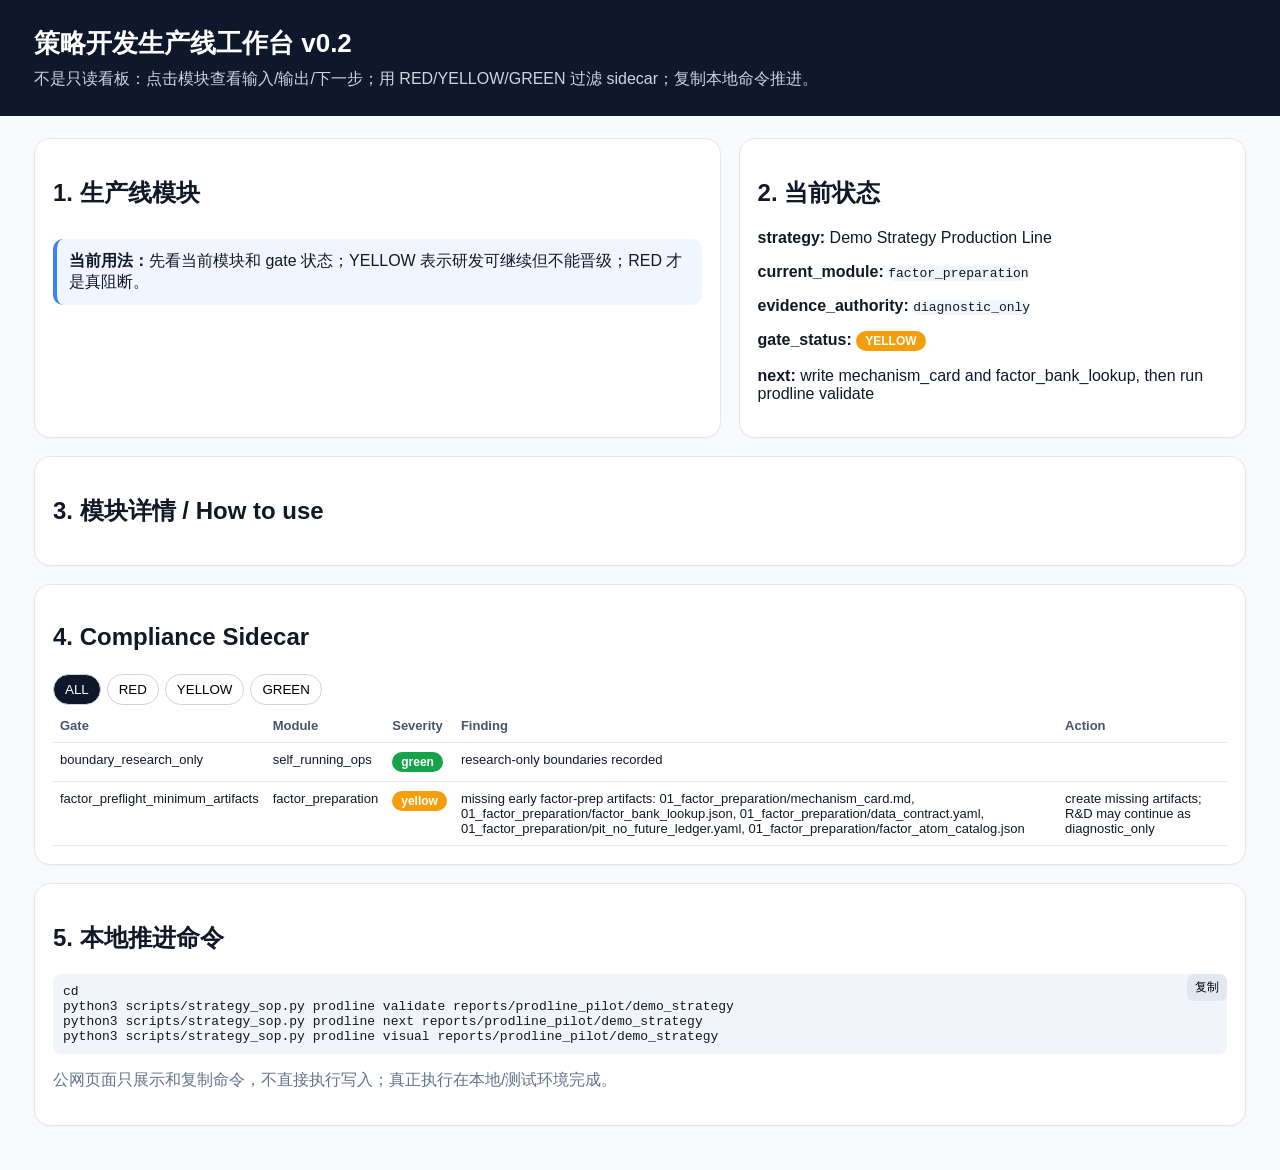
<file: strategy-prodline-test/index.html>
<!doctype html><html lang='zh-CN'><head><meta charset='utf-8'/><meta name='viewport' content='width=device-width, initial-scale=1'/><title>Strategy Prodline Workbench v0.2</title><style>
body{margin:0;font-family:-apple-system,BlinkMacSystemFont,'Segoe UI',Arial,sans-serif;background:#f8fafc;color:#111827}header{background:#0f172a;color:white;padding:26px 34px}header h1{margin:0 0 8px;font-size:26px}header p{margin:0;color:#cbd5e1}main{padding:22px 34px 44px}.grid{display:grid;grid-template-columns:1.15fr .85fr;gap:18px}.card{background:white;border:1px solid #e5e7eb;border-radius:16px;padding:18px;box-shadow:0 1px 2px rgba(15,23,42,.04)}.pipeline{display:grid;grid-template-columns:repeat(5,1fr);gap:10px}.module{border:1px solid #dbe3ef;border-radius:14px;padding:13px;cursor:pointer;background:#f8fafc;min-height:78px}.module:hover{box-shadow:0 0 0 3px #bfdbfe}.module.active{border-color:#f59e0b;box-shadow:0 0 0 3px #f59e0b33;background:#fff}.m-title{font-weight:800;margin-bottom:7px}.m-sub{font-size:12px;color:#64748b}.pill{display:inline-block;padding:3px 9px;border-radius:999px;color:white;font-weight:800;font-size:12px}.green{background:#16a34a}.yellow{background:#f59e0b}.red{background:#dc2626}.btns button{margin:4px 6px 4px 0;border:1px solid #cbd5e1;background:#fff;border-radius:999px;padding:7px 11px;cursor:pointer}.btns button.active{background:#0f172a;color:white}table{width:100%;border-collapse:collapse;font-size:13px}td,th{border-bottom:1px solid #e5e7eb;text-align:left;vertical-align:top;padding:9px 7px}th{color:#475569}code,pre{background:#f1f5f9;border-radius:8px}pre{padding:10px;white-space:pre-wrap}section{margin-top:18px}ul{margin:7px 0 0 20px;padding:0}.muted{color:#64748b}.callout{border-left:4px solid #3b82f6;background:#eff6ff;padding:12px;border-radius:10px;margin-top:10px}.copy{float:right;font-size:12px;border:0;background:#e2e8f0;border-radius:7px;padding:5px 8px;cursor:pointer}</style></head><body>
<header><h1>策略开发生产线工作台 v0.2</h1><p>不是只读看板：点击模块查看输入/输出/下一步；用 RED/YELLOW/GREEN 过滤 sidecar；复制本地命令推进。</p></header><main>
<div class='grid'><div class='card'><h2>1. 生产线模块</h2><div class='pipeline' id='pipeline'></div><div class='callout'><b>当前用法：</b>先看当前模块和 gate 状态；YELLOW 表示研发可继续但不能晋级；RED 才是真阻断。</div></div><div class='card'><h2>2. 当前状态</h2><p><b>strategy:</b> Demo Strategy Production Line</p><p><b>current_module:</b> <code>factor_preparation</code></p><p><b>evidence_authority:</b> <code>diagnostic_only</code></p><p><b>gate_status:</b> <span class='pill yellow'>YELLOW</span></p><p><b>next:</b> write mechanism_card and factor_bank_lookup, then run prodline validate</p></div></div>
<section class='card'><h2>3. 模块详情 / How to use</h2><div id='detail'></div></section>
<section class='card'><h2>4. Compliance Sidecar</h2><div class='btns'><button onclick="filterGate('all')" class='active'>ALL</button><button onclick="filterGate('red')">RED</button><button onclick="filterGate('yellow')">YELLOW</button><button onclick="filterGate('green')">GREEN</button></div><table><thead><tr><th>Gate</th><th>Module</th><th>Severity</th><th>Finding</th><th>Action</th></tr></thead><tbody><tr data-sev='green'><td>boundary_research_only</td><td>self_running_ops</td><td><span class='pill green'>green</span></td><td>research-only boundaries recorded</td><td></td></tr><tr data-sev='yellow'><td>factor_preflight_minimum_artifacts</td><td>factor_preparation</td><td><span class='pill yellow'>yellow</span></td><td>missing early factor-prep artifacts: 01_factor_preparation/mechanism_card.md, 01_factor_preparation/factor_bank_lookup.json, 01_factor_preparation/data_contract.yaml, 01_factor_preparation/pit_no_future_ledger.yaml, 01_factor_preparation/factor_atom_catalog.json</td><td>create missing artifacts; R&amp;D may continue as diagnostic_only</td></tr></tbody></table></section>
<section class='card'><h2>5. 本地推进命令</h2><button class='copy' onclick="copyText('cmds')">复制</button><pre id='cmds'>cd <STRATEGY_SOP_WORKSPACE>
python3 scripts/strategy_sop.py prodline validate reports/prodline_pilot/demo_strategy
python3 scripts/strategy_sop.py prodline next reports/prodline_pilot/demo_strategy
python3 scripts/strategy_sop.py prodline visual reports/prodline_pilot/demo_strategy</pre><p class='muted'>公网页面只展示和复制命令，不直接执行写入；真正执行在本地/测试环境完成。</p></section>
</main><script>
const modules=[{"id": "factor_preparation", "name": "因子准备", "purpose": "把交易现象变成可审计、可复用的因子 atoms 和特征面板。", "inputs": ["交易现象/策略想法", "本地 A 股数据", "因子银行检索结果", "PIT/no-future 时间语义"], "outputs": ["mechanism_card.md", "factor_bank_lookup.json", "factor_atom_catalog.json", "data_contract.yaml", "pit_no_future_ledger.yaml", "feature_quality_report.md"], "next": "补 mechanism_card + factor_bank_lookup + data_contract，然后重新 validate。", "commands": ["python3 scripts/strategy_sop.py prodline validate <project> --module factor_preparation", "python3 scripts/strategy_sop.py prodline visual <project>"]}, {"id": "rolling_training", "name": "滚动训练", "purpose": "用非 expanding walk-forward 训练模型，产出 stitched test-only predictions。", "inputs": ["normalized_factor_panel", "fold policy", "target/label timing contract"], "outputs": ["fold_manifest.json", "validation_grid_results.parquet", "stitched_test_predictions.parquet", "training_closeout.md"], "next": "生成 fold_manifest，确认 valid-only 选参，禁止 test 调参。", "commands": ["python3 scripts/strategy_sop.py prodline validate <project> --module rolling_training"]}, {"id": "horse_race", "name": "因子/规则赛马", "purpose": "让因子、模型、bucket/state rule、open/gap filter、holding/exit 在统一 evidence authority 下竞争。", "inputs": ["stitched_test_predictions", "variant_manifest", "market_router state"], "outputs": ["variant_manifest.jsonl", "candidate_metrics.parquet", "race_summary.md", "layer4_chart_manifest.json"], "next": "写 variant_manifest，再开始比较候选，不允许无记录调参。", "commands": ["python3 scripts/strategy_sop.py prodline validate <project> --module horse_race"]}, {"id": "executable_replay", "name": "可执行回放", "purpose": "把选中的候选转成 ledger/NAV/PnL audit 支撑的 owner-facing 证据。", "inputs": ["selected variant", "approved runner / quant_bt spec", "execution policy"], "outputs": ["replay_manifest.json", "accepted_rejected_order_ledger.parquet", "daily_nav.parquet", "pnl_recompute_audit.json", "final_decision_chart.png"], "next": "接 quant_bt/approved runner，生成 accepted/rejected ledger 后才能报最终绩效。", "commands": ["python3 scripts/strategy_sop.py prodline validate <project> --module executable_replay"]}, {"id": "self_running_ops", "name": "自行运转", "purpose": "维护 lane_state、blocker、next_minimum_experiment，让策略线不用靠聊天记忆推进。", "inputs": ["lane_state", "gate_results", "artifact_registry"], "outputs": ["blocker_inventory.md", "evidence_index.md", "visual_framework.svg", "dashboard/index.html"], "next": "根据 gate 状态自动给下一步；RED 才停，YELLOW 继续研发但降级。", "commands": ["python3 scripts/strategy_sop.py prodline next <project>", "python3 scripts/strategy_sop.py prodline visual <project>"]}]; const current="factor_preparation";
function h(s){return String(s||'').replace(/[&<>"]/g,c=>({'&':'&amp;','<':'&lt;','>':'&gt;','"':'&quot;'}[c]));}
function renderPipeline(){const el=document.getElementById('pipeline'); el.innerHTML=modules.map((m,i)=>`<div class="module ${m.id===current?'active':''}" onclick="showModule('${m.id}')"><div class="m-title">${i+1}. ${h(m.name)}</div><div class="m-sub">${h(m.id)}</div></div>`).join('');}
function showModule(id){const m=modules.find(x=>x.id===id)||modules[0]; document.querySelectorAll('.module').forEach(x=>x.classList.remove('active')); const idx=modules.findIndex(x=>x.id===id); if(idx>=0) document.querySelectorAll('.module')[idx].classList.add('active'); document.getElementById('detail').innerHTML=`<h3>${h(m.name)}</h3><p>${h(m.purpose)}</p><div class='grid'><div><h4>输入</h4><ul>${m.inputs.map(x=>`<li>${h(x)}</li>`).join('')}</ul></div><div><h4>输出</h4><ul>${m.outputs.map(x=>`<li><code>${h(x)}</code></li>`).join('')}</ul></div></div><h4>下一步</h4><p>${h(m.next)}</p><h4>可复制命令</h4><pre>${m.commands.map(h).join('
')}</pre>`;}
function filterGate(sev){document.querySelectorAll('.btns button').forEach(b=>b.classList.remove('active')); event.target.classList.add('active'); document.querySelectorAll('tr[data-sev]').forEach(tr=>{tr.style.display=(sev==='all'||tr.dataset.sev===sev)?'':'none';})}
function copyText(id){navigator.clipboard.writeText(document.getElementById(id).innerText).then(()=>alert('已复制'));}
renderPipeline(); showModule(current||'factor_preparation');
</script></body></html>
</file>
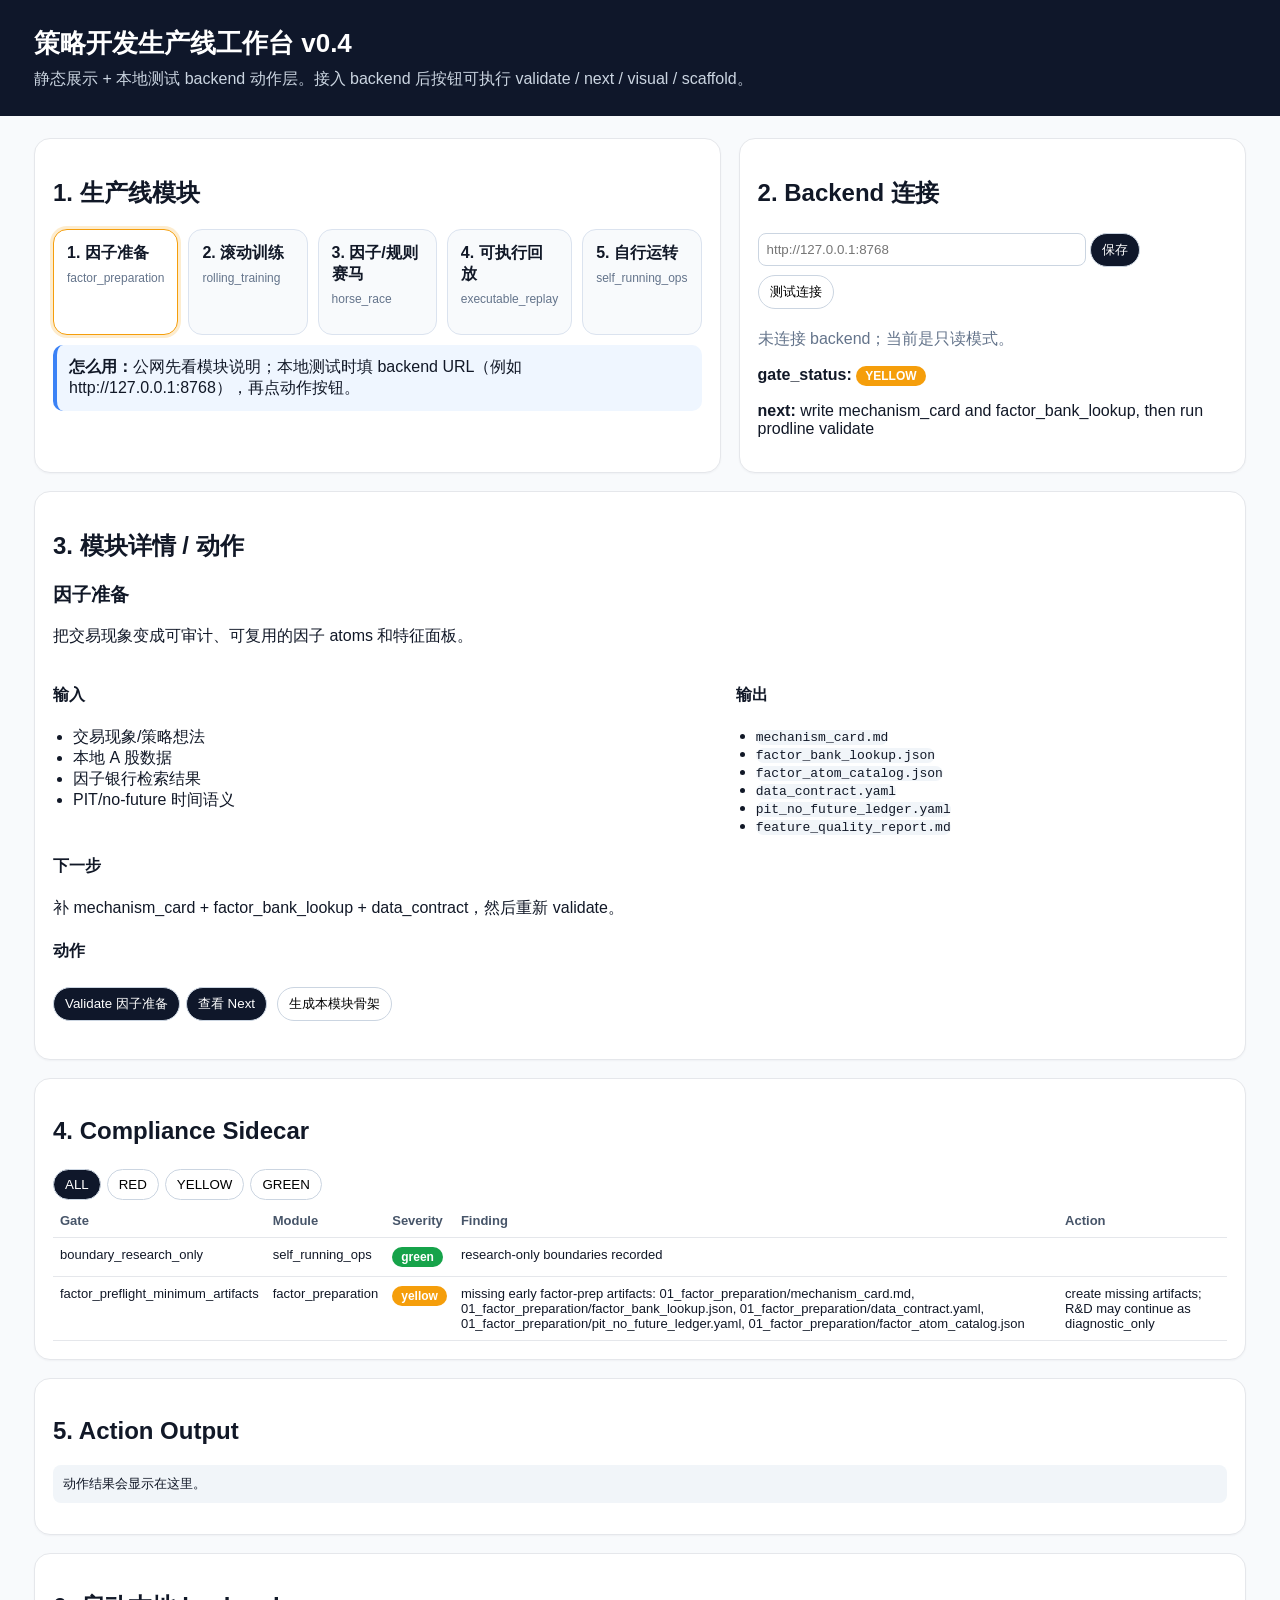
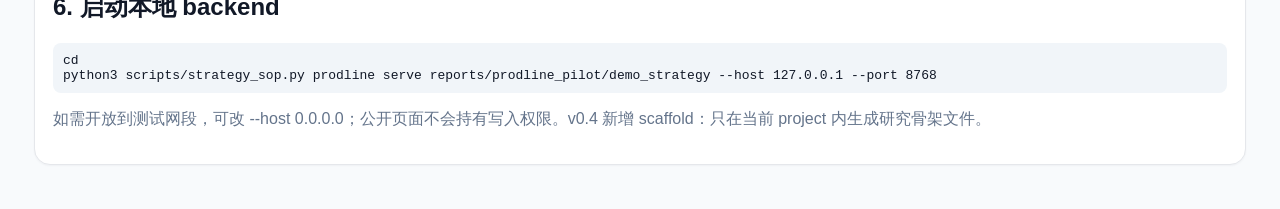
<file: strategy-prodline-test/index_v03.html>
<!doctype html><html lang='zh-CN'><head><meta charset='utf-8'/><meta name='viewport' content='width=device-width, initial-scale=1'/><title>Strategy Prodline Workbench v0.4</title><style>
body{margin:0;font-family:-apple-system,BlinkMacSystemFont,'Segoe UI',Arial,sans-serif;background:#f8fafc;color:#111827}header{background:#0f172a;color:white;padding:26px 34px}header h1{margin:0 0 8px;font-size:26px}header p{margin:0;color:#cbd5e1}main{padding:22px 34px 44px}.grid{display:grid;grid-template-columns:1.15fr .85fr;gap:18px}.card{background:white;border:1px solid #e5e7eb;border-radius:16px;padding:18px;box-shadow:0 1px 2px rgba(15,23,42,.04)}.pipeline{display:grid;grid-template-columns:repeat(5,1fr);gap:10px}.module{border:1px solid #dbe3ef;border-radius:14px;padding:13px;cursor:pointer;background:#f8fafc;min-height:78px}.module:hover{box-shadow:0 0 0 3px #bfdbfe}.module.active{border-color:#f59e0b;box-shadow:0 0 0 3px #f59e0b33;background:#fff}.m-title{font-weight:800;margin-bottom:7px}.m-sub{font-size:12px;color:#64748b}.pill{display:inline-block;padding:3px 9px;border-radius:999px;color:white;font-weight:800;font-size:12px}.green{background:#16a34a}.yellow{background:#f59e0b}.red{background:#dc2626}button{margin:4px 6px 4px 0;border:1px solid #cbd5e1;background:#fff;border-radius:999px;padding:7px 11px;cursor:pointer}button.active,button.primary{background:#0f172a;color:white}button.danger{background:#dc2626;color:white}table{width:100%;border-collapse:collapse;font-size:13px}td,th{border-bottom:1px solid #e5e7eb;text-align:left;vertical-align:top;padding:9px 7px}th{color:#475569}code,pre{background:#f1f5f9;border-radius:8px}pre{padding:10px;white-space:pre-wrap;max-height:260px;overflow:auto}section{margin-top:18px}ul{margin:7px 0 0 20px;padding:0}.muted{color:#64748b}.callout{border-left:4px solid #3b82f6;background:#eff6ff;padding:12px;border-radius:10px;margin-top:10px}input{padding:8px;border:1px solid #cbd5e1;border-radius:8px;width:310px;max-width:100%}.ok{color:#16a34a;font-weight:800}.bad{color:#dc2626;font-weight:800}</style></head><body>
<header><h1>策略开发生产线工作台 v0.4</h1><p>静态展示 + 本地测试 backend 动作层。接入 backend 后按钮可执行 validate / next / visual / scaffold。</p></header><main>
<div class='grid'><div class='card'><h2>1. 生产线模块</h2><div class='pipeline' id='pipeline'></div><div class='callout'><b>怎么用：</b>公网先看模块说明；本地测试时填 backend URL（例如 http://127.0.0.1:8768），再点动作按钮。</div></div><div class='card'><h2>2. Backend 连接</h2><p><input id='apiBase' placeholder='http://127.0.0.1:8768'/> <button class='primary' onclick='saveApi()'>保存</button> <button onclick='health()'>测试连接</button></p><p id='apiStatus' class='muted'>未连接 backend；当前是只读模式。</p><p><b>gate_status:</b> <span class='pill yellow'>YELLOW</span></p><p><b>next:</b> write mechanism_card and factor_bank_lookup, then run prodline validate</p></div></div>
<section class='card'><h2>3. 模块详情 / 动作</h2><div id='detail'></div></section>
<section class='card'><h2>4. Compliance Sidecar</h2><button onclick="filterGate('all')" class='active'>ALL</button><button onclick="filterGate('red')">RED</button><button onclick="filterGate('yellow')">YELLOW</button><button onclick="filterGate('green')">GREEN</button><table><thead><tr><th>Gate</th><th>Module</th><th>Severity</th><th>Finding</th><th>Action</th></tr></thead><tbody><tr data-sev='green'><td>boundary_research_only</td><td>self_running_ops</td><td><span class='pill green'>green</span></td><td>research-only boundaries recorded</td><td></td></tr><tr data-sev='yellow'><td>factor_preflight_minimum_artifacts</td><td>factor_preparation</td><td><span class='pill yellow'>yellow</span></td><td>missing early factor-prep artifacts: 01_factor_preparation/mechanism_card.md, 01_factor_preparation/factor_bank_lookup.json, 01_factor_preparation/data_contract.yaml, 01_factor_preparation/pit_no_future_ledger.yaml, 01_factor_preparation/factor_atom_catalog.json</td><td>create missing artifacts; R&amp;D may continue as diagnostic_only</td></tr></tbody></table></section>
<section class='card'><h2>5. Action Output</h2><pre id='output'>动作结果会显示在这里。</pre></section>
<section class='card'><h2>6. 启动本地 backend</h2><pre>cd <STRATEGY_SOP_WORKSPACE>
python3 scripts/strategy_sop.py prodline serve reports/prodline_pilot/demo_strategy --host 127.0.0.1 --port 8768</pre><p class='muted'>如需开放到测试网段，可改 --host 0.0.0.0；公开页面不会持有写入权限。v0.4 新增 scaffold：只在当前 project 内生成研究骨架文件。</p></section>
</main><script>
const modules=[{"id": "factor_preparation", "name": "因子准备", "purpose": "把交易现象变成可审计、可复用的因子 atoms 和特征面板。", "inputs": ["交易现象/策略想法", "本地 A 股数据", "因子银行检索结果", "PIT/no-future 时间语义"], "outputs": ["mechanism_card.md", "factor_bank_lookup.json", "factor_atom_catalog.json", "data_contract.yaml", "pit_no_future_ledger.yaml", "feature_quality_report.md"], "next": "补 mechanism_card + factor_bank_lookup + data_contract，然后重新 validate。", "actions": [{"label": "Validate 因子准备", "endpoint": "/api/validate", "method": "POST"}, {"label": "查看 Next", "endpoint": "/api/next", "method": "GET"}]}, {"id": "rolling_training", "name": "滚动训练", "purpose": "用非 expanding walk-forward 训练模型，产出 stitched test-only predictions。", "inputs": ["normalized_factor_panel", "fold policy", "target/label timing contract"], "outputs": ["fold_manifest.json", "validation_grid_results.parquet", "stitched_test_predictions.parquet", "training_closeout.md"], "next": "生成 fold_manifest，确认 valid-only 选参，禁止 test 调参。", "actions": [{"label": "Validate 当前 lane", "endpoint": "/api/validate", "method": "POST"}]}, {"id": "horse_race", "name": "因子/规则赛马", "purpose": "让因子、模型、bucket/state rule、open/gap filter、holding/exit 在统一 evidence authority 下竞争。", "inputs": ["stitched_test_predictions", "variant_manifest", "market_router state"], "outputs": ["variant_manifest.jsonl", "candidate_metrics.parquet", "race_summary.md", "layer4_chart_manifest.json"], "next": "写 variant_manifest，再开始比较候选，不允许无记录调参。", "actions": [{"label": "刷新 Visual", "endpoint": "/api/visual", "method": "POST"}]}, {"id": "executable_replay", "name": "可执行回放", "purpose": "把选中的候选转成 ledger/NAV/PnL audit 支撑的 owner-facing 证据。", "inputs": ["selected variant", "approved runner / quant_bt spec", "execution policy"], "outputs": ["replay_manifest.json", "accepted_rejected_order_ledger.parquet", "daily_nav.parquet", "pnl_recompute_audit.json", "final_decision_chart.png"], "next": "接 quant_bt/approved runner，生成 accepted/rejected ledger 后才能报最终绩效。", "actions": [{"label": "Validate replay gate", "endpoint": "/api/validate", "method": "POST"}]}, {"id": "self_running_ops", "name": "自行运转", "purpose": "维护 lane_state、blocker、next_minimum_experiment，让策略线不用靠聊天记忆推进。", "inputs": ["lane_state", "gate_results", "artifact_registry"], "outputs": ["blocker_inventory.md", "evidence_index.md", "visual_framework.svg", "dashboard/index.html"], "next": "根据 gate 状态自动给下一步；RED 才停，YELLOW 继续研发但降级。", "actions": [{"label": "Get State", "endpoint": "/api/state", "method": "GET"}, {"label": "Get Next", "endpoint": "/api/next", "method": "GET"}]}]; const current="factor_preparation";
function h(s){return String(s||'').replace(/[&<>"]/g,c=>({'&':'&amp;','<':'&lt;','>':'&gt;','"':'&quot;'}[c]));}
function apiBase(){return localStorage.getItem('prodline_api')||document.getElementById('apiBase').value.trim();}
function saveApi(){localStorage.setItem('prodline_api',document.getElementById('apiBase').value.trim()); document.getElementById('apiStatus').innerHTML='已保存 backend：<code>'+h(apiBase())+'</code>';}
async function callApi(endpoint,method='GET'){const base=apiBase(); if(!base){document.getElementById('output').textContent='未设置 backend URL；公网是只读模式。'; return;} const res=await fetch(base+endpoint,{method}); const txt=await res.text(); try{document.getElementById('output').textContent=JSON.stringify(JSON.parse(txt),null,2);}catch(e){document.getElementById('output').textContent=txt;}}
async function health(){const base=apiBase(); if(!base) return; try{const res=await fetch(base+'/api/health'); const j=await res.json(); document.getElementById('apiStatus').innerHTML='<span class="ok">连接成功</span> '+h(j.project||'');}catch(e){document.getElementById('apiStatus').innerHTML='<span class="bad">连接失败</span> '+h(e.message);}}
function renderPipeline(){document.getElementById('pipeline').innerHTML=modules.map((m,i)=>`<div class="module ${m.id===current?'active':''}" onclick="showModule('${m.id}')"><div class="m-title">${i+1}. ${h(m.name)}</div><div class="m-sub">${h(m.id)}</div></div>`).join('');}
function showModule(id){const m=modules.find(x=>x.id===id)||modules[0]; document.querySelectorAll('.module').forEach(x=>x.classList.remove('active')); const idx=modules.findIndex(x=>x.id===id); if(idx>=0) document.querySelectorAll('.module')[idx].classList.add('active'); const actions=m.actions.map(a=>`<button class="primary" onclick="callApi('${a.endpoint}','${a.method}')">${h(a.label)}</button>`).join('') + ` <button onclick="callApi('/api/scaffold?module=${m.id}','POST')">生成本模块骨架</button>`; document.getElementById('detail').innerHTML=`<h3>${h(m.name)}</h3><p>${h(m.purpose)}</p><div class='grid'><div><h4>输入</h4><ul>${m.inputs.map(x=>`<li>${h(x)}</li>`).join('')}</ul></div><div><h4>输出</h4><ul>${m.outputs.map(x=>`<li><code>${h(x)}</code></li>`).join('')}</ul></div></div><h4>下一步</h4><p>${h(m.next)}</p><h4>动作</h4><p>${actions}</p>`;}
function filterGate(sev){document.querySelectorAll('button').forEach(b=>{if(['ALL','RED','YELLOW','GREEN'].includes(b.textContent)) b.classList.remove('active')}); event.target.classList.add('active'); document.querySelectorAll('tr[data-sev]').forEach(tr=>{tr.style.display=(sev==='all'||tr.dataset.sev===sev)?'':'none';})}
document.getElementById('apiBase').value=localStorage.getItem('prodline_api')||''; renderPipeline(); showModule(current||'factor_preparation');
</script></body></html>
</file>
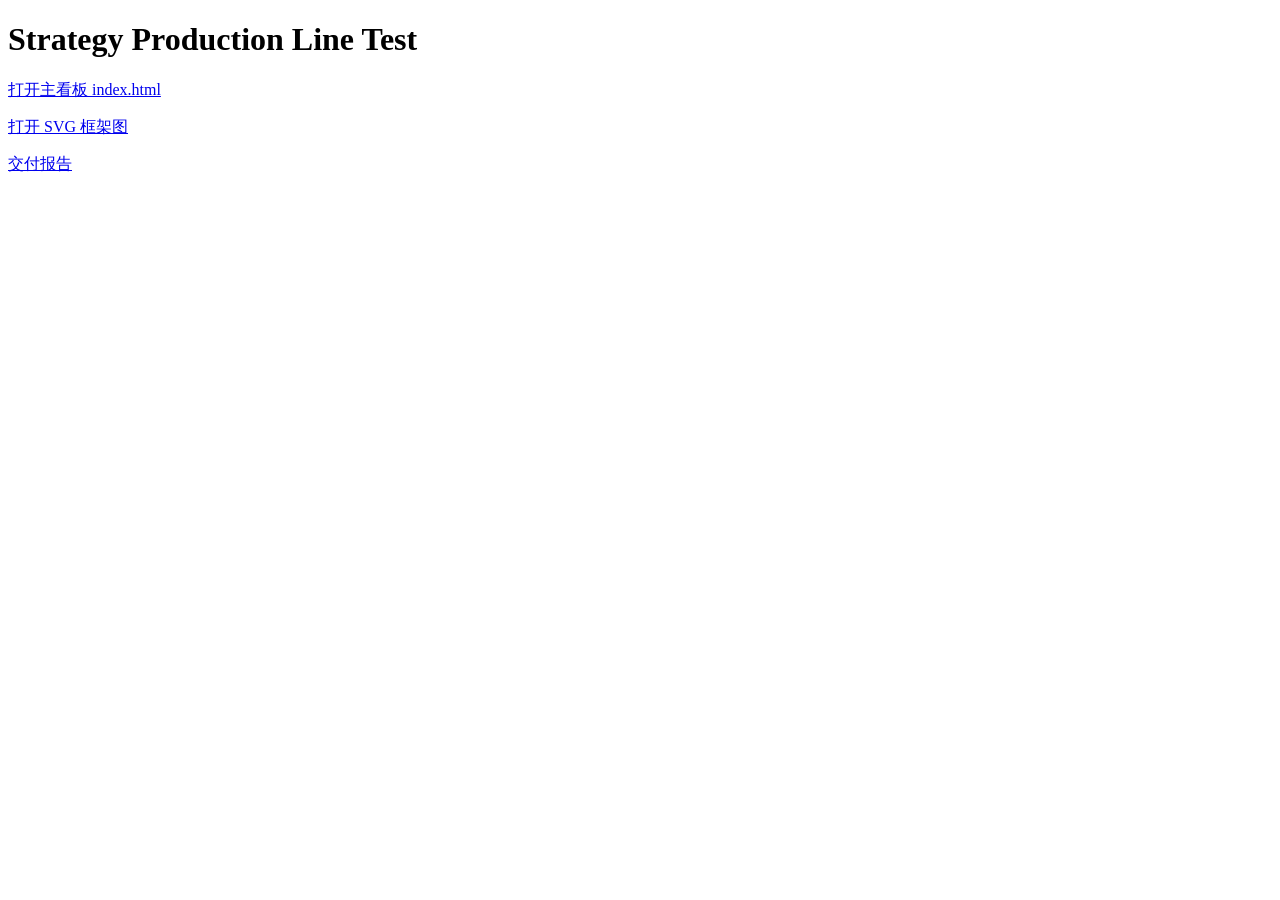
<file: strategy-prodline-test/README.html>
<!doctype html><meta charset="utf-8"><title>Strategy Prodline Test</title>
<h1>Strategy Production Line Test</h1>
<p><a href="./index.html">打开主看板 index.html</a></p>
<p><a href="./visual_framework.svg">打开 SVG 框架图</a></p>
<p><a href="./DELIVERY_REPORT_20260523.md">交付报告</a></p>
</file>
